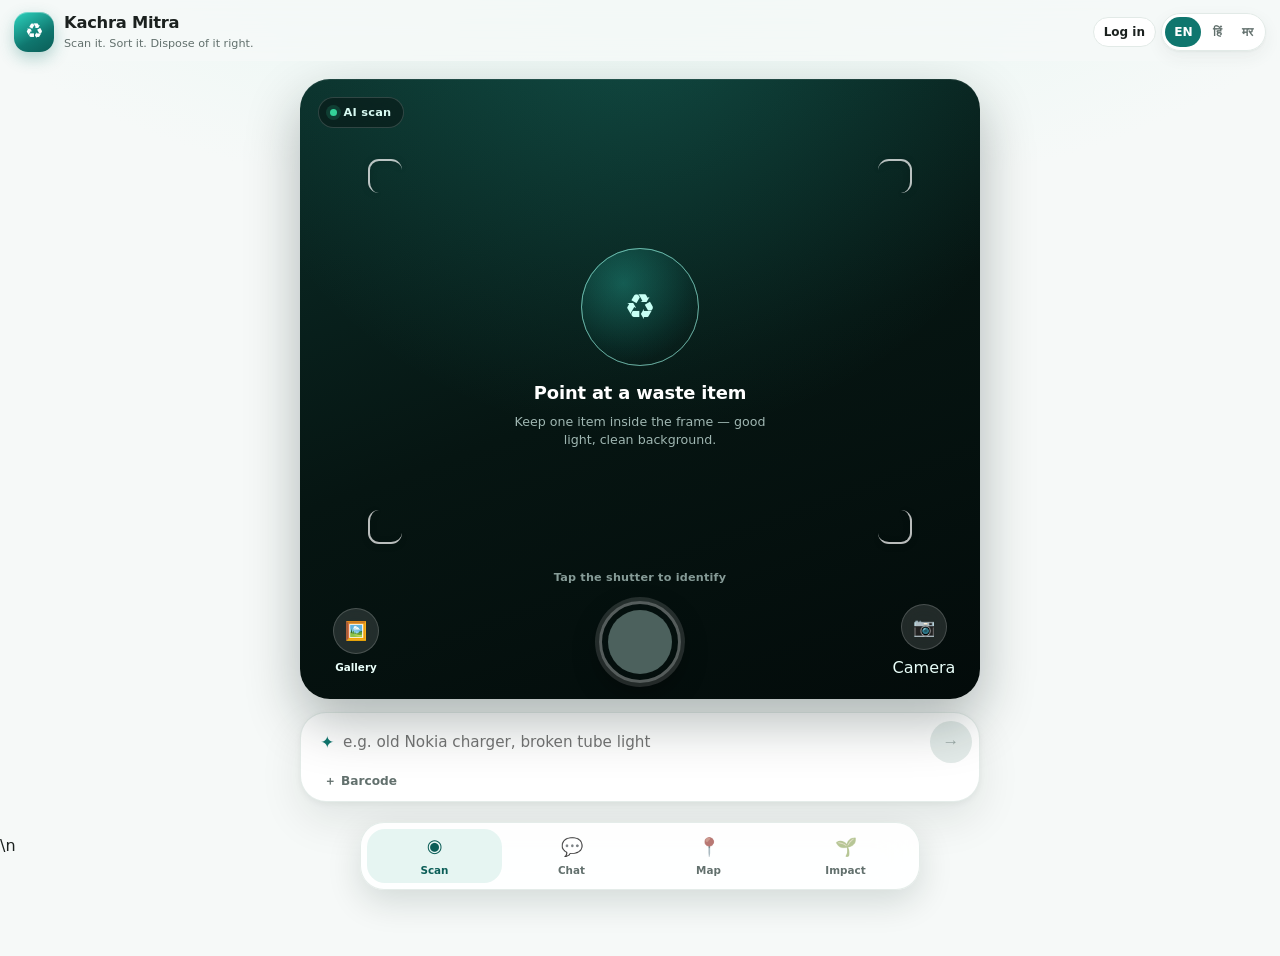
<file: frontend/index.html>
<!doctype html>
<html lang="en">
<head>
  <meta charset="utf-8">
  <meta name="viewport" content="width=device-width, initial-scale=1, viewport-fit=cover">
  <meta name="theme-color" content="#f6f9f8">
  <meta name="description" content="Kachra Mitra — scan a waste item like a lens, get disposal steps, chat about the rules, and find a drop-off point.">
  <title>Kachra Mitra — Smart Waste Assistant</title>
  <link rel="stylesheet" href="styles.css?v=20261123">
</head>
<body>
  <header class="topbar">
    <div class="brand">
      <span class="logo" aria-hidden="true">♻</span>
      <div class="brand-text">
        <strong data-i18n="app.name">Kachra Mitra</strong>
        <small data-i18n="app.tagline">Scan it. Sort it. Dispose of it right.</small>
      </div>
    </div>
    <div class="top-actions">
      <a id="admin-jump" class="btn tiny ghost hidden" href="admin.html" data-i18n="auth.admin">Admin</a>
      <button id="account-btn" class="btn tiny ghost account-btn" type="button" data-i18n="auth.login">Log in</button>
      <div class="langs" role="group" aria-label="Language">
        <button class="lang" data-lang="en" aria-pressed="true">EN</button>
        <button class="lang" data-lang="hi" aria-pressed="false">हिं</button>
        <button class="lang" data-lang="mr" aria-pressed="false">मर</button>
      </div>
    </div>
  </header>

  <main>
    <!-- ============================================================ SCAN -->
    <section id="tab-scan" class="tab active" aria-labelledby="nav-scan">
      <h1 class="sr-only" data-i18n="scan.title">What are you throwing away?</h1>

      <div class="lens-stage" id="lens-stage">
        <div class="lens-empty" id="lens-empty">
          <div class="lens-orb" aria-hidden="true"><span>♻</span></div>
          <p class="lens-empty-title" data-i18n="scan.point">Point at a waste item</p>
          <p class="lens-empty-sub" data-i18n="scan.center">Keep one item inside the frame — good light, clean background.</p>
        </div>

       <div id="preview-wrap" class="preview-wrap hidden">
    <img id="preview" alt="Selected waste item">
</div>

<!-- Laptop and desktop webcam -->
<div id="webcam-wrap" class="webcam-wrap hidden">
    <video id="webcam-preview" autoplay playsinline muted></video>

    <div class="webcam-actions">
        <button id="webcam-cancel" type="button" class="webcam-action">
            Cancel
        </button>

        <button id="webcam-capture" type="button"
                class="webcam-action webcam-capture">
            Capture Photo
        </button>
    </div>
</div>

        <div class="lens-brackets" aria-hidden="true"><i></i><i></i><i></i><i></i></div>
        <div class="lens-scanline" aria-hidden="true"></div>

        <div class="lens-badge"><span class="dot" aria-hidden="true"></span><span data-i18n="scan.ai">AI scan</span></div>

        <button id="clear-photo" class="lens-clear hidden" aria-label="Remove photo" title="Remove">✕</button>

        <div class="lens-status" aria-hidden="true">
          <span class="lens-dots"><i></i><i></i><i></i></span>
          <span data-i18n="scan.scanning">Scanning…</span>
        </div>

        <p class="lens-hint" data-i18n="scan.tap">Tap the shutter to identify</p>

        <div class="lens-controls">
          <label class="lens-side" for="upload" title="Upload from gallery">
            <span class="lens-side-icon" aria-hidden="true">🖼️</span>
            <span data-i18n="scan.gallery">Gallery</span>
          </label>
          <input id="upload" type="file" accept="image/*" hidden>

          <button id="classify-btn" class="shutter" disabled aria-label="Scan item">
            <span class="shutter-ring" aria-hidden="true"></span>
            <span class="shutter-core" aria-hidden="true"></span>
            <span id="classify-label" class="sr-only" data-i18n="scan.analyse">Scan item</span>
          </button>

         <button id="open-camera" type="button"
        class="lens-side camera-trigger"
        title="Open webcam">
    <span class="lens-side-icon" aria-hidden="true">📷</span>
    <span data-i18n="scan.cameraShort">Camera</span>
</button>

<input id="camera" type="file"
       accept="image/*"
       capture="environment"
       hidden>
        </div>
      </div>

      <div class="scan-side">
        <div class="scan-bar">
          <div class="scan-input">
            <span class="scan-spark" aria-hidden="true">✦</span>
            <label for="text-hint" class="sr-only" data-i18n="scan.hintLabel">Description</label>
            <input id="text-hint" type="text" maxlength="120" data-i18n-placeholder="scan.hintPlaceholder"
                   placeholder="Describe the item (optional)">
            <button type="button" id="scan-go" class="scan-go" aria-label="Scan item" disabled>
              <span aria-hidden="true">→</span>
            </button>
          </div>
          <button type="button" id="extra-toggle" class="scan-more" aria-expanded="false" aria-controls="scan-extra">
            <span aria-hidden="true">＋</span> <span data-i18n="scan.more">Barcode</span>
          </button>
          <div id="scan-extra" class="scan-extra hidden">
            <label for="barcode" data-i18n="scan.barcodePlaceholder">Barcode (optional)</label>
            <input id="barcode" type="text" inputmode="numeric" maxlength="14"
                   data-i18n-placeholder="scan.barcodePlaceholder" placeholder="Barcode (optional)">
          </div>
        </div>

        <p id="scan-error" class="error hidden" role="alert"></p>

        <div id="result" class="result sheet hidden" aria-live="polite"></div>
      </div>
    </section>

    <!-- ============================================================ CHAT -->
    <section id="tab-chat" class="tab" aria-labelledby="nav-chat">
      <div class="chat-card">
        <div class="chat-head">
          <div>
            <h1 data-i18n="chat.title">Ask Kachra Mitra</h1>
            <p class="muted small" data-i18n="chat.subtitle">Rules, bins, composting, e-waste, batteries — in your language.</p>
          </div>
          <button id="chat-new" class="btn tiny ghost" data-i18n="chat.new">New chat</button>
        </div>

        <div id="messages" class="messages" aria-live="polite"></div>

        <div id="chips" class="chips">
          <button class="chip">💡 <span data-i18n="chat.chip1">Broken tube light</span></button>
          <button class="chip">🌱 <span data-i18n="chat.chip2">Composting in a flat</span></button>
          <button class="chip">🍟 <span data-i18n="chat.chip3">Chips packet</span></button>
          <button class="chip">🔋 <span data-i18n="chat.chip4">Swollen battery</span></button>
        </div>

        <form id="chat-form" class="chat-form">
          <label class="icon-btn" for="chat-photo" title="Attach a photo" aria-label="Attach a photo">📎</label>
          <input id="chat-photo" type="file" accept="image/*" hidden>
          <label for="chat-input" class="sr-only" data-i18n="chat.placeholder">Message</label>
          <textarea id="chat-input" rows="1" maxlength="2000" data-i18n-placeholder="chat.placeholder"
                    placeholder="Ask about an item or a rule…"></textarea>
          <button type="submit" class="btn primary send-btn" aria-label="Send" data-i18n="chat.send">Send</button>
        </form>
        <p class="muted tiny chat-note" data-i18n="chat.disclaimer">General guidance, not legal advice. Verify local rules with your municipal corporation.</p>
      </div>
    </section>

    <!-- ============================================================ MAP -->
    <section id="tab-map" class="tab" aria-labelledby="nav-map">
      <div class="card">
        <h1 data-i18n="map.title">Where to drop it off</h1>
        <p class="muted" data-i18n="map.subtitle">A live Google Map of places near you. Directions open in Google Maps.</p>
        <div class="map-controls">
          <label for="map-category" class="sr-only" data-i18n="map.category">Category</label>
          <select id="map-category">
            <option value="ewaste">E-waste</option>
            <option value="recyclable" selected>Recyclable</option>
            <option value="organic">Organic</option>
            <option value="hazardous">Hazardous</option>
            <option value="biomedical">Biomedical</option>
            <option value="general">General</option>
          </select>
          <button id="locate-btn" class="btn primary" data-i18n="map.locate">Use my location</button>
        </div>
        <div class="map-actions">
          <button id="open-area" class="btn ghost small" type="button" data-i18n="map.openArea">Open this area in Google Maps</button>
        </div>
        <p id="map-note" class="note hidden"></p>
      </div>
      <div class="map">
        <iframe id="gmap" title="Google Maps"
                referrerpolicy="no-referrer-when-downgrade"
                src="https://maps.google.com/maps?q=19.076,72.8777&z=12&output=embed"></iframe>
      </div>
      <div id="facility-list" class="facility-list"></div>
    </section>

    <!-- ============================================================ HISTORY -->
    <section id="tab-history" class="tab" aria-labelledby="nav-history">
      <div class="card">
        <h1 data-i18n="history.title">Your impact</h1>
        <p class="muted" id="history-subtitle" data-i18n="history.subtitle">Scans are stored without images - only the item and category.</p>
        <div class="stats">
          <div class="stat"><span id="stat-scans">0</span><small data-i18n="history.scans">Scans</small></div>
          <div class="stat"><span id="stat-points">0</span><small data-i18n="history.points">Eco points</small></div>
          <div class="stat"><span id="stat-categories">0</span><small data-i18n="history.categories">Categories</small></div>
        </div>
        <div id="cat-breakdown" class="breakdown"></div>
        <button id="history-refresh" class="btn ghost small" data-i18n="history.refresh">Refresh</button>
        <p id="account-line" class="muted tiny"></p>
      </div>
      <div id="history-list" class="history-list"></div>
    </section>
  </main>

  <nav class="tabbar" aria-label="Main navigation">
    <button id="nav-scan" class="navbtn active" data-tab="scan" aria-current="page">
      <span aria-hidden="true">◉</span><span data-i18n="nav.scan">Scan</span>
    </button>
    <button id="nav-chat" class="navbtn" data-tab="chat">
      <span aria-hidden="true">💬</span><span data-i18n="nav.chat">Chat</span>
    </button>
    <button id="nav-map" class="navbtn" data-tab="map">
      <span aria-hidden="true">📍</span><span data-i18n="nav.map">Map</span>
    </button>
    <button id="nav-history" class="navbtn" data-tab="history">
      <span aria-hidden="true">🌱</span><span data-i18n="nav.history">Impact</span>
    </button>
  </nav>

  <div id="toast" class="toast hidden" role="status"></div>

  <div id="auth-dialog" class="auth-backdrop hidden" role="dialog" aria-modal="true" aria-labelledby="auth-title">
    <div class="card auth-card">
      <div class="auth-head">
        <h2 id="auth-title" data-i18n="auth.titleIn">Log in</h2>
        <button type="button" id="auth-close" class="btn tiny ghost" data-i18n="auth.close">Close</button>
      </div>
      <p id="auth-blurb" class="muted small" data-i18n="auth.blurb">Sign in to keep your scans. Admins open the dashboard from here.</p>
      <form id="auth-form" class="auth-form">
        <label id="auth-name-label" for="auth-name" data-i18n="auth.name">Name</label>
        <input id="auth-name" type="text" maxlength="80" autocomplete="name">
        <label for="auth-email" data-i18n="auth.email">Email</label>
        <input id="auth-email" type="email" autocomplete="username" required>
        <label for="auth-password" data-i18n="auth.password">Password</label>
        <input id="auth-password" type="password" autocomplete="current-password" minlength="8" required>
        <button type="submit" class="btn primary" id="auth-submit" data-i18n="auth.login">Log in</button>
      </form>
      <p id="auth-error" class="error hidden" role="alert"></p>
      <button type="button" id="auth-switch" class="btn ghost small" data-i18n="auth.need">New here? Create an account</button>
      <a id="auth-admin" class="admin-link hidden" href="admin.html" data-i18n="auth.openAdmin">Open admin dashboard</a>
    </div>
  </div>

  <script src="config.js?v=20261123"></script>
  <script src="app.js?v=20261123"></script>\n  <script type="module" src="neon-auth.js?v=20261126"></script>
</body>
</html>
</file>
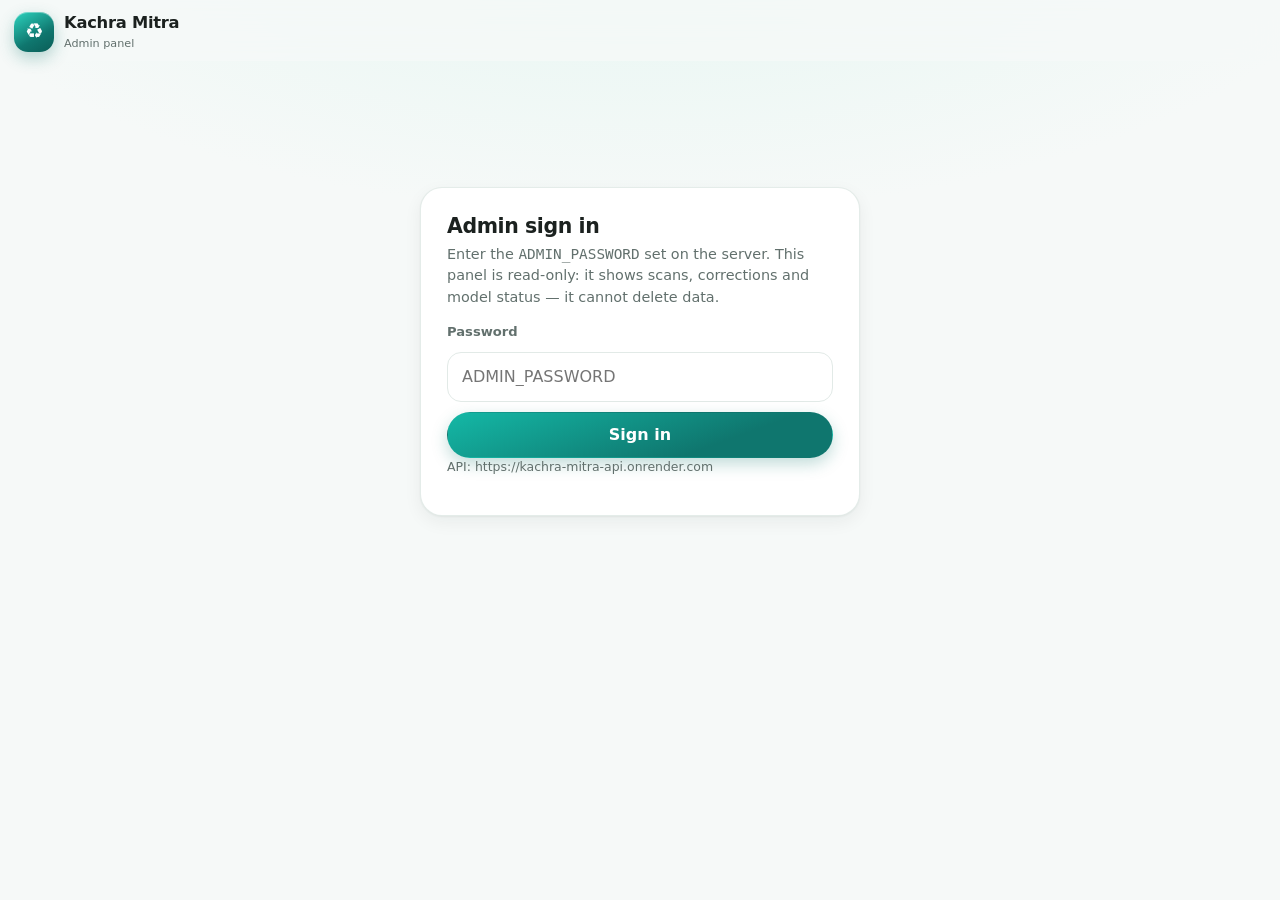
<file: frontend/admin.html>
<!doctype html>
<html lang="en">
<head>
  <meta charset="utf-8">
  <meta name="viewport" content="width=device-width, initial-scale=1">
  <meta name="robots" content="noindex, nofollow">
  <title>Admin — Kachra Mitra</title>
  <link rel="stylesheet" href="styles.css?v=20261123">
  <link rel="stylesheet" href="admin.css?v=20261123">
</head>
<body class="admin-body">
  <header class="topbar">
    <div class="brand">
      <span class="logo" aria-hidden="true">♻</span>
      <div class="brand-text">
        <strong>Kachra Mitra</strong>
        <small>Admin panel</small>
      </div>
    </div>
    <div class="admin-top-actions">
      <button id="btn-export" class="btn ghost small hidden">⬇ Export CSV</button>
      <button id="btn-refresh" class="btn ghost small hidden">↻ Refresh</button>
      <button id="btn-logout" class="btn ghost small hidden">Log out</button>
    </div>
  </header>

  <main class="admin-main">
    <!-- ============================================================ LOGIN -->
    <section id="login-view" class="admin-login">
      <div class="card admin-login-card">
        <h1>Admin sign in</h1>
        <p class="muted small">
          Enter the <code>ADMIN_PASSWORD</code> set on the server. This panel is read-only:
          it shows scans, corrections and model status — it cannot delete data.
        </p>
        <form id="login-form" class="admin-form">
          <label for="password">Password</label>
          <input id="password" type="password" autocomplete="current-password" required
                 placeholder="ADMIN_PASSWORD">
          <button type="submit" class="btn primary" id="login-btn">Sign in</button>
        </form>
        <p id="login-error" class="error hidden" role="alert"></p>
        <p id="login-hint" class="muted tiny"></p>
      </div>
    </section>

    <!-- ============================================================ DASHBOARD -->
    <section id="dash-view" class="hidden">
      <div class="kpis">
        <div class="kpi"><small>Total scans</small><strong id="kpi-total">–</strong><span id="kpi-trend" class="tiny muted"></span></div>
        <div class="kpi"><small>Today</small><strong id="kpi-today">–</strong><span id="kpi-yesterday" class="tiny muted"></span></div>
        <div class="kpi"><small>Uncertain</small><strong id="kpi-uncertain">–</strong><span class="tiny muted" id="kpi-uncertain-rate"></span></div>
        <div class="kpi"><small>Corrections</small><strong id="kpi-corrections">–</strong><span class="tiny muted" id="kpi-feedback"></span></div>
        <div class="kpi"><small>Avg confidence</small><strong id="kpi-confidence">–</strong><span class="tiny muted">across all scans</span></div>
        <div class="kpi"><small>Devices</small><strong id="kpi-devices">–</strong><span class="tiny muted" id="kpi-images"></span></div>
      </div>

      <div class="admin-grid">
        <div class="card">
          <h2>Scans per day</h2>
          <p class="muted small">Last 14 days (UTC)</p>
          <div id="trend" class="trend" role="img" aria-label="Daily scan counts"></div>
          <div id="trend-labels" class="trend-labels"></div>
        </div>
        <div class="card">
          <h2>Category mix</h2>
          <p class="muted small">Where the scans land</p>
          <div id="cat-mix" class="cat-mix"></div>
        </div>
      </div>

      <div class="card">
        <h2>Most-scanned items</h2>
        <div class="table-wrap">
          <table class="admin-table">
            <thead>
              <tr><th>Item</th><th>Category</th><th class="num">Scans</th><th class="num">Avg conf.</th><th class="num">Uncertain</th></tr>
            </thead>
            <tbody id="top-items"></tbody>
          </table>
        </div>
      </div>

      <nav class="admin-tabs" role="tablist">
        <button class="admin-tab active" data-view="scans" role="tab" aria-selected="true">Scans</button>
        <button class="admin-tab" data-view="feedback" role="tab" aria-selected="false">Feedback</button>
        <button class="admin-tab" data-view="users" role="tab" aria-selected="false">Users</button>
        <button class="admin-tab" data-view="model" role="tab" aria-selected="false">Model &amp; status</button>
      </nav>

      <!-- scans -->
      <section id="view-scans" class="admin-view">
        <div class="card">
          <div class="admin-toolbar">
            <label class="sr-only" for="filter-category">Category</label>
            <select id="filter-category">
              <option value="">All categories</option>
              <option value="ewaste">E-waste</option>
              <option value="recyclable">Recyclable</option>
              <option value="general">General</option>
              <option value="organic">Organic</option>
              <option value="hazardous">Hazardous</option>
              <option value="biomedical">Biomedical</option>
            </select>
            <label class="sr-only" for="filter-q">Search</label>
            <input id="filter-q" type="search" placeholder="Search item or device id…">
            <span id="scans-count" class="muted small"></span>
          </div>
          <div class="table-wrap">
            <table class="admin-table">
              <thead>
                <tr><th>When</th><th>Item</th><th>Category</th><th class="num">Conf.</th><th>Device</th><th class="num">User</th><th>Photo</th><th class="num">Actions</th></tr>
              </thead>
              <tbody id="scans-body"></tbody>
            </table>
          </div>
          <div class="admin-pager">
            <button id="scans-prev" class="btn tiny ghost">← Newer</button>
            <span id="scans-page" class="muted small"></span>
            <button id="scans-next" class="btn tiny ghost">Older →</button>
          </div>
        </div>
      </section>

      <!-- feedback -->
      <section id="view-feedback" class="admin-view hidden">
        <div class="card">
          <h2>Corrections from users</h2>
          <p class="muted small">
            Every 👎 in the app lands here as predicted → corrected. This is the list to
            read before changing prompts or adding a taxonomy item.
          </p>
          <div class="table-wrap">
            <table class="admin-table">
              <thead>
                <tr><th>When</th><th>Predicted</th><th>Corrected to</th><th>Comment</th><th>Scan</th></tr>
              </thead>
              <tbody id="feedback-body"></tbody>
            </table>
          </div>
          <div class="admin-pager">
            <button id="fb-prev" class="btn tiny ghost">← Newer</button>
            <span id="fb-page" class="muted small"></span>
            <button id="fb-next" class="btn tiny ghost">Older →</button>
          </div>
        </div>
      </section>

      <!-- users -->
      <section id="view-users" class="admin-view hidden">
        <div class="card">
          <div class="admin-toolbar">
            <label class="sr-only" for="filter-user-q">Search</label>
            <input id="filter-user-q" type="search" placeholder="Search email or name…">
            <span id="users-count" class="muted small"></span>
          </div>
          <div class="table-wrap">
            <table class="admin-table">
              <thead>
                <tr>
                  <th>Email</th><th>Name</th><th class="num">Scans</th><th class="num">Eco points</th>
                  <th class="num">Joined</th><th>Active</th><th>Admin</th><th>Actions</th>
                </tr>
              </thead>
              <tbody id="users-body"></tbody>
            </table>
          </div>
          <div class="admin-pager">
            <button id="users-prev" class="btn tiny ghost">← Newer</button>
            <span id="users-page" class="muted small"></span>
            <button id="users-next" class="btn tiny ghost">Older →</button>
          </div>
        </div>
      </section>

      <!-- model -->
      <section id="view-model" class="admin-view hidden">
        <div class="card">
          <h2>What the server is running</h2>
          <p class="muted small">
            If scans look wrong, check this first: a missing CLIP head or a disabled vision
            provider explains most “it guesses badly” reports.
          </p>
          <div id="model-cards" class="model-cards"></div>
        </div>
        <div class="card">
          <h2>Quick checks</h2>
          <ul class="admin-checks">
            <li><strong>confidence_threshold</strong> — below this the app shows “not sure” and asks a follow-up.</li>
            <li><strong>clip.enabled=false</strong> — batteries, chargers, bulbs and syringes will be guessed badly.</li>
            <li><strong>vision.enabled=false</strong> — unknown objects fall back to <code>mixed_trash</code>. Add <code>GEMINI_API_KEY</code> to name anything.</li>
            <li><strong>image_storage=false</strong> — the Photo column stays empty by design (privacy). Enable Cloudinary to review images.</li>
          </ul>
        </div>
      </section>
    </section>
  </main>

  <script src="config.js?v=20261123"></script>
  <script src="admin.js?v=20261123"></script>
</body>
</html>
</file>
<file: frontend/styles.css>
/* ==========================================================================
   Kachra Mitra — Lens-style UI
   Plain CSS, no build step. Sections: tokens, base, chrome, lens, sheet,
   chat, map, impact, nav, desktop, motion.
   ========================================================================== */

:root {
  --teal: #0f766e;
  --teal-bright: #14b8a6;
  --teal-dark: #0b5d57;
  --teal-soft: #e6f5f2;
  --ink: #1b211f;
  --muted: #62706d;
  --line: #e2eae7;
  --bg: #f6f9f8;
  --card: #ffffff;
  --danger: #b42318;
  --danger-soft: #fef3f2;
  --warn: #b54708;
  --warn-soft: #fffaeb;
  --ok: #067647;
  --blue: #175cd3;
  --radius: 22px;
  --shadow: 0 2px 6px rgba(12, 30, 27, .05), 0 18px 44px rgba(12, 30, 27, .09);
  --shadow-sm: 0 1px 2px rgba(12, 30, 27, .05), 0 6px 18px rgba(12, 30, 27, .06);
  --tab-h: 64px;
}

* { box-sizing: border-box; }
html { -webkit-text-size-adjust: 100%; scroll-behavior: smooth; }

body {
  margin: 0;
  font-family: "Google Sans", "Product Sans", system-ui, -apple-system, "Segoe UI", Roboto,
               "Noto Sans", "Noto Sans Devanagari", sans-serif;
  color: var(--ink);
  background:
    radial-gradient(1200px 520px at 50% -12%, #e4f6f1 0%, rgba(228, 246, 241, 0) 62%),
    var(--bg);
  background-attachment: fixed;
  line-height: 1.5;
  padding-bottom: calc(var(--tab-h) + 34px + env(safe-area-inset-bottom));
  -webkit-font-smoothing: antialiased;
}

h1 { font-size: 1.4rem; line-height: 1.22; margin: 0 0 .3rem; letter-spacing: -.02em; }
h2 { font-size: 1.1rem; margin: 0 0 .5rem; }
p { margin: 0 0 .75rem; }
small { font-size: .8rem; }

.muted { color: var(--muted); }
.small { font-size: .9rem; }
.tiny { font-size: .78rem; }
.hidden { display: none !important; }
.sr-only {
  position: absolute; width: 1px; height: 1px; padding: 0; margin: -1px;
  overflow: hidden; clip: rect(0, 0, 0, 0); white-space: nowrap; border: 0;
}

/* ------------------------------------------------------------------ chrome */
.topbar {
  position: sticky; top: 0; z-index: 30;
  display: flex; align-items: center; justify-content: space-between; gap: .5rem;
  padding: .7rem max(.9rem, env(safe-area-inset-left)) .55rem max(.9rem, env(safe-area-inset-right));
  background: rgba(246, 249, 248, .82);
  backdrop-filter: blur(18px) saturate(1.2);
}
.brand { display: flex; align-items: center; gap: .6rem; min-width: 0; }
.logo {
  display: grid; place-items: center;
  width: 40px; height: 40px; flex: 0 0 auto;
  border-radius: 14px; color: #fff; font-size: 1.3rem;
  background: linear-gradient(150deg, #2dd4bf 0%, #0f766e 62%, #0b5d57 100%);
  box-shadow: 0 6px 16px rgba(15, 118, 110, .3), inset 0 1px 0 rgba(255, 255, 255, .35);
}
.brand-text { min-width: 0; }
.brand strong { display: block; font-size: 1.02rem; font-weight: 700; letter-spacing: -.015em; }
.brand small {
  display: block; color: var(--muted); font-size: .7rem;
  white-space: nowrap; overflow: hidden; text-overflow: ellipsis; max-width: 54vw;
}
.top-actions { display: flex; align-items: center; gap: .35rem; flex: 0 0 auto; }
.account-btn { max-width: 8.5rem; overflow: hidden; text-overflow: ellipsis; }
.langs {
  display: flex; gap: .15rem; padding: .2rem; flex: 0 0 auto;
  background: rgba(255, 255, 255, .9); border: 1px solid var(--line);
  border-radius: 999px; box-shadow: var(--shadow-sm);
}
.lang {
  border: 0; background: transparent; color: var(--muted);
  font: inherit; font-size: .76rem; font-weight: 700;
  padding: .35rem .55rem; border-radius: 999px; cursor: pointer;
  transition: background .15s ease, color .15s ease;
}
.lang[aria-pressed="true"] { background: var(--teal); color: #fff; }

/* ------------------------------------------------------------------ layout */
main { max-width: 780px; margin: 0 auto; padding: .35rem .85rem 1rem; }
.tab { display: none; }
.tab.active { display: block; animation: fade .22s ease-out; }
@keyframes fade { from { opacity: 0; transform: translateY(4px); } to { opacity: 1; transform: none; } }

.card {
  background: var(--card); border: 1px solid rgba(226, 234, 231, .9);
  border-radius: var(--radius); padding: 1rem; margin-bottom: .9rem;
  box-shadow: var(--shadow-sm);
}
.card h1 { font-size: 1.28rem; }

/* ------------------------------------------------------------------ buttons */
.btn {
  display: inline-flex; align-items: center; justify-content: center; gap: .45rem;
  border: 1px solid transparent; border-radius: 999px;
  font: inherit; font-weight: 650; cursor: pointer; white-space: nowrap;
  padding: .62rem .95rem; color: var(--ink); background: #fff;
  transition: transform .08s ease, background .15s ease, border-color .15s ease, box-shadow .15s ease;
  text-align: center;
}
.btn:active { transform: scale(.97); }
.btn:disabled { opacity: .5; cursor: not-allowed; }
.btn.primary {
  background: linear-gradient(160deg, var(--teal-bright), var(--teal) 70%);
  color: #fff; box-shadow: 0 6px 16px rgba(15, 118, 110, .26);
}
.btn.primary:hover:not(:disabled) { filter: brightness(1.04); }
.btn.ghost { background: #fff; border-color: var(--line); color: var(--ink); }
.btn.ghost:hover { border-color: var(--teal); color: var(--teal-dark); background: #fbfefd; }
.btn.big { padding: .85rem 1rem; font-size: 1rem; flex: 1 1 0; }
.btn.full { width: 100%; margin-top: .7rem; }
.btn.small { padding: .45rem .75rem; font-size: .85rem; }
.btn.tiny { padding: .3rem .6rem; font-size: .75rem; }

.icon-btn {
  display: grid; place-items: center; width: 42px; height: 42px; flex: 0 0 auto;
  border: 1px solid var(--line); border-radius: 999px;
  background: #fff; cursor: pointer; font-size: 1.05rem; color: var(--ink);
  transition: border-color .15s ease, color .15s ease;
}
.icon-btn:hover { border-color: var(--teal); color: var(--teal); }

/* ------------------------------------------------------------------ inputs */
input[type="text"], input[type="number"], select, textarea {
  width: 100%; font: inherit; color: var(--ink);
  background: #fff; border: 1px solid var(--line); border-radius: 14px;
  padding: .6rem .75rem;
}
input:focus-visible, select:focus-visible, textarea:focus-visible, .btn:focus-visible,
.lang:focus-visible, .icon-btn:focus-visible, .navbtn:focus-visible, .chip:focus-visible,
.shutter:focus-visible, .scan-go:focus-visible, .scan-more:focus-visible,
.sheet-handle:focus-visible, .lens-clear:focus-visible {
  outline: 3px solid rgba(20, 184, 166, .34); outline-offset: 2px;
}

.error {
  color: var(--danger); background: var(--danger-soft);
  border: 1px solid #fecdca; border-radius: 14px; padding: .6rem .75rem; margin: .7rem 0 0;
  font-size: .86rem;
}
.note {
  color: var(--warn); background: var(--warn-soft);
  border: 1px solid #fedf89; border-radius: 12px; padding: .5rem .7rem;
  font-size: .8rem; margin: .7rem 0 0;
}

/* ------------------------------------------------------------------ lens */
.lens-stage {
  position: relative; width: 100%; overflow: hidden;
  aspect-ratio: 3 / 4; max-height: 58vh; min-height: 360px;
  border-radius: 30px;
  background:
    radial-gradient(circle at 50% -12%, rgba(45, 212, 191, .2) 0%, rgba(45, 212, 191, 0) 56%),
    linear-gradient(160deg, #0b2e29 0%, #061512 50%, #030b0a 100%);
  box-shadow: 0 22px 54px rgba(6, 26, 23, .3), inset 0 1px 0 rgba(255, 255, 255, .08);
  isolation: isolate;
}
.lens-stage.has-image { background: #050d0c; }

.lens-empty {
  position: absolute; inset: 0; z-index: 1;
  display: flex; flex-direction: column; align-items: center; justify-content: center;
  gap: .35rem; text-align: center; color: #fff;
  padding: 2rem 2rem 7rem;
}
.lens-orb {
  position: relative; display: grid; place-items: center;
  width: 118px; height: 118px; margin-bottom: .55rem; border-radius: 50%;
  font-size: 2.2rem; color: #c8fff4;
  background: radial-gradient(circle at 36% 30%, rgba(45, 212, 191, .3), rgba(15, 118, 110, .1) 58%, transparent 72%);
}
.lens-orb::before, .lens-orb::after {
  content: ""; position: absolute; inset: 0; border-radius: 50%;
  border: 1px solid rgba(153, 246, 228, .4);
  animation: ripple 3.4s ease-out infinite;
}
.lens-orb::after { animation-delay: 1.7s; }
@keyframes ripple {
  0% { transform: scale(.62); opacity: .85; }
  100% { transform: scale(1.65); opacity: 0; }
}
.lens-empty-title { margin: 0; font-size: 1.12rem; font-weight: 700; letter-spacing: -.01em; }
.lens-empty-sub {
  margin: 0; max-width: 260px; font-size: .79rem; line-height: 1.45;
  color: rgba(219, 245, 240, .72);
}

.preview-wrap { position: absolute; inset: 0; z-index: 1; }
.preview-wrap img { display: block; width: 100%; height: 100%; object-fit: contain; }

.lens-brackets { position: absolute; inset: 0; z-index: 2; pointer-events: none; }
.lens-brackets i {
  position: absolute; width: 34px; height: 34px;
  border: 2px solid rgba(255, 255, 255, .72); border-radius: 11px;
  filter: drop-shadow(0 1px 3px rgba(0, 0, 0, .3));
}
.lens-brackets i:nth-child(1) { top: 13%; left: 10%; border-right: 0; border-bottom: 0; }
.lens-brackets i:nth-child(2) { top: 13%; right: 10%; border-left: 0; border-bottom: 0; }
.lens-brackets i:nth-child(3) { bottom: 25%; left: 10%; border-right: 0; border-top: 0; }
.lens-brackets i:nth-child(4) { bottom: 25%; right: 10%; border-left: 0; border-top: 0; }
.lens-stage.has-image .lens-brackets i { border-color: rgba(255, 255, 255, .88); }

.lens-scanline {
  position: absolute; left: 7%; right: 7%; top: 12%; height: 3px; z-index: 3;
  border-radius: 999px; opacity: 0; pointer-events: none;
  background: linear-gradient(90deg, transparent, #5eead4 18%, #34d399 50%, #5eead4 82%, transparent);
  box-shadow: 0 0 18px rgba(52, 211, 153, .85), 0 0 44px rgba(45, 212, 191, .5);
}
.lens-stage.scanning .lens-scanline { opacity: 1; animation: sweep 1.7s cubic-bezier(.45, 0, .25, 1) infinite; }
@keyframes sweep {
  0% { top: 12%; }
  50% { top: 82%; }
  100% { top: 12%; }
}
.lens-stage.scanning::after {
  content: ""; position: absolute; inset: 0; z-index: 2; pointer-events: none;
  background: linear-gradient(180deg, rgba(20, 184, 166, .04), rgba(15, 118, 110, .2));
  animation: tint 1.7s ease-in-out infinite;
}
@keyframes tint { 0%, 100% { opacity: .35; } 50% { opacity: .85; } }

.lens-badge {
  position: absolute; top: 18px; left: 18px; z-index: 4;
  display: inline-flex; align-items: center; gap: .4rem;
  padding: .38rem .7rem; border-radius: 999px;
  color: #d9fbf3; font-size: .71rem; font-weight: 650; letter-spacing: .02em;
  background: rgba(8, 20, 18, .52); border: 1px solid rgba(255, 255, 255, .16);
  backdrop-filter: blur(10px);
}
.lens-badge .dot {
  width: 7px; height: 7px; border-radius: 50%; background: #34d399;
  box-shadow: 0 0 0 4px rgba(52, 211, 153, .16);
  animation: blink 2.2s ease-in-out infinite;
}
@keyframes blink { 0%, 100% { opacity: 1; } 50% { opacity: .45; } }

.lens-clear {
  position: absolute; top: 15px; right: 15px; z-index: 5;
  display: grid; place-items: center; width: 38px; height: 38px;
  border-radius: 50%; border: 1px solid rgba(255, 255, 255, .22);
  background: rgba(8, 20, 18, .55); color: #fff; font-size: .92rem;
  backdrop-filter: blur(10px); cursor: pointer;
  transition: background .15s ease;
}
.lens-clear:hover { background: rgba(180, 35, 24, .78); }

.lens-status {
  position: absolute; top: 50%; left: 50%; z-index: 5;
  transform: translate(-50%, -50%);
  display: flex; align-items: center; gap: .55rem;
  padding: .5rem .9rem; border-radius: 999px;
  background: rgba(4, 14, 13, .74); border: 1px solid rgba(94, 234, 212, .38);
  color: #d1fae5; font-size: .8rem; font-weight: 650;
  opacity: 0; pointer-events: none; backdrop-filter: blur(10px);
  transition: opacity .2s ease;
}
.lens-stage.scanning .lens-status { opacity: 1; }
.lens-dots { display: inline-flex; gap: 3px; }
.lens-dots i {
  width: 5px; height: 5px; border-radius: 50%; background: #5eead4;
  animation: dot 1.1s ease-in-out infinite;
}
.lens-dots i:nth-child(2) { animation-delay: .15s; }
.lens-dots i:nth-child(3) { animation-delay: .3s; }
@keyframes dot { 0%, 100% { opacity: .25; transform: translateY(0); } 50% { opacity: 1; transform: translateY(-2px); } }

.lens-controls {
  position: absolute; left: 0; right: 0; bottom: 16px; z-index: 4;
  display: flex; align-items: center; justify-content: space-between;
  padding: 0 24px;
}
.lens-side {
  display: flex; flex-direction: column; align-items: center; gap: .35rem;
  width: 64px; color: #eafffa; font-size: .65rem; font-weight: 650;
  cursor: pointer; user-select: none;
}
.lens-side-icon {
  display: grid; place-items: center; width: 46px; height: 46px;
  border-radius: 50%; font-size: 1.12rem;
  background: rgba(255, 255, 255, .12); border: 1px solid rgba(255, 255, 255, .18);
  backdrop-filter: blur(10px);
  transition: background .15s ease, transform .12s ease;
}
.lens-side:hover .lens-side-icon { background: rgba(255, 255, 255, .2); transform: translateY(-1px); }

.shutter {
  position: relative; display: grid; place-items: center;
  width: 82px; height: 82px; border: 0; border-radius: 50%;
  background: transparent; cursor: pointer;
}
.shutter-ring {
  position: absolute; inset: 0; border-radius: 50%;
  border: 3px solid rgba(255, 255, 255, .92);
  box-shadow: 0 0 0 4px rgba(255, 255, 255, .13), 0 10px 26px rgba(0, 0, 0, .38);
  transition: transform .15s ease;
}
.shutter-core {
  width: 64px; height: 64px; border-radius: 50%;
  background: linear-gradient(160deg, #2dd4bf, #0f766e);
  box-shadow: inset 0 2px 6px rgba(255, 255, 255, .4), 0 2px 8px rgba(0, 0, 0, .25);
  transition: transform .15s ease, background .2s ease;
}
.shutter:not(:disabled) .shutter-ring { animation: shutterPulse 2.8s ease-out infinite; }
@keyframes shutterPulse {
  0% { box-shadow: 0 0 0 4px rgba(255, 255, 255, .13), 0 0 0 4px rgba(45, 212, 191, .3); }
  70% { box-shadow: 0 0 0 4px rgba(255, 255, 255, .13), 0 0 0 18px rgba(45, 212, 191, 0); }
  100% { box-shadow: 0 0 0 4px rgba(255, 255, 255, .13), 0 0 0 18px rgba(45, 212, 191, 0); }
}
.shutter:active:not(:disabled) .shutter-core { transform: scale(.9); }
.shutter:disabled { cursor: not-allowed; }
.shutter:disabled .shutter-core { background: #4c615d; box-shadow: none; }
.shutter:disabled .shutter-ring { border-color: rgba(255, 255, 255, .32); animation: none; }

/* search-style description bar */
.scan-bar {
  margin-top: .85rem; padding: .45rem .45rem .2rem;
  background: #fff; border: 1px solid rgba(226, 234, 231, .9);
  border-radius: 26px; box-shadow: var(--shadow);
}
.scan-input { display: flex; align-items: center; gap: .55rem; padding-left: .75rem; }
.scan-spark { color: var(--teal); font-size: 1.05rem; line-height: 1; }
.scan-input input {
  flex: 1 1 auto; min-width: 0; border: 0; background: transparent;
  padding: .62rem 0; font-size: .95rem; border-radius: 0;
}
.scan-input input:focus-visible { outline: none; }
.scan-input:focus-within input { outline: none; }
.scan-go {
  display: grid; place-items: center; width: 42px; height: 42px; flex: 0 0 auto;
  border: 0; border-radius: 50%; color: #fff; font-size: 1.05rem; cursor: pointer;
  background: linear-gradient(160deg, #2dd4bf, #0f766e);
  box-shadow: 0 6px 16px rgba(15, 118, 110, .3);
  transition: transform .1s ease, filter .15s ease;
}
.scan-go:hover:not(:disabled) { filter: brightness(1.05); }
.scan-go:active:not(:disabled) { transform: scale(.94); }
.scan-go:disabled { background: #e3ebe9; color: #9aa8a5; box-shadow: none; cursor: not-allowed; }

.scan-more {
  display: inline-flex; align-items: center; gap: .3rem;
  margin: .2rem 0 .1rem .45rem; padding: .35rem .55rem;
  border: 0; border-radius: 999px; background: transparent;
  color: var(--muted); font: inherit; font-size: .76rem; font-weight: 600;
  cursor: pointer; transition: background .15s ease, color .15s ease;
}
.scan-more:hover { background: #f1f7f5; color: var(--teal-dark); }
.scan-extra { display: grid; gap: .3rem; padding: .35rem .5rem .45rem; }
.scan-extra label { padding-left: .35rem; color: var(--muted); font-size: .7rem; font-weight: 600; }
.scan-extra input {
  border-radius: 16px; background: #fbfdfc; font-size: .88rem; padding: .58rem .75rem;
}
.lens-hint {
  position: absolute; left: 0; right: 0; bottom: 112px; z-index: 3;
  margin: 0; text-align: center; pointer-events: none;
  color: rgba(228, 255, 250, .58); font-size: .7rem; font-weight: 550; letter-spacing: .02em;
}
.lens-stage.has-image .lens-hint,
.lens-stage.scanning .lens-hint { display: none; }

/* ------------------------------------------------------------------ result sheet */
.sheet {
  position: relative; z-index: 4;
  margin-top: .85rem; padding: .2rem 1.05rem 1.05rem;
  background: #fff; border: 1px solid rgba(226, 234, 231, .9);
  border-radius: 28px;
  box-shadow: 0 -10px 38px rgba(9, 32, 28, .1), 0 2px 8px rgba(9, 32, 28, .05);
  scroll-margin-top: 72px;
  animation: sheetUp .42s cubic-bezier(.2, .85, .25, 1);
}
@keyframes sheetUp {
  from { opacity: 0; transform: translateY(28px); }
  to { opacity: 1; transform: none; }
}
.sheet-handle {
  display: block; width: 100%; padding: .6rem 0 .35rem;
  border: 0; background: transparent; cursor: pointer;
}
.sheet-handle span {
  display: block; width: 42px; height: 5px; margin: 0 auto;
  border-radius: 999px; background: #d9e3e0;
  transition: width .2s ease, background .2s ease;
}
.sheet-handle:hover span { width: 54px; background: #b9c9c5; }

.sheet-top { display: flex; align-items: center; justify-content: space-between; gap: .6rem; }
.sheet-kicker {
  font-size: .67rem; font-weight: 750; letter-spacing: .13em;
  text-transform: uppercase; color: var(--muted);
}
.badge {
  display: inline-flex; align-items: center; gap: .3rem;
  padding: .28rem .62rem; border-radius: 999px;
  font-size: .7rem; font-weight: 750; text-transform: uppercase; letter-spacing: .05em;
  background: var(--teal-soft); color: var(--teal-dark); white-space: nowrap;
}
.badge.ewaste { background: #eef4ff; color: #175cd3; }
.badge.recyclable { background: #ecfdf3; color: var(--ok); }
.badge.organic { background: #f0fdf4; color: #15803d; }
.badge.hazardous { background: #fef3f2; color: var(--danger); }
.badge.biomedical { background: #fdf2fa; color: #a11070; }
.badge.general { background: #f2f4f7; color: #475467; }

.sheet-hero { display: flex; align-items: center; gap: .8rem; margin: .5rem 0 .95rem; }
.result-icon {
  display: grid; place-items: center; flex: 0 0 auto;
  width: 56px; height: 56px; border-radius: 18px; font-size: 1.55rem;
  background: var(--teal-soft);
}
.result-icon.ewaste { background: #eef4ff; }
.result-icon.recyclable { background: #ecfdf3; }
.result-icon.organic { background: #f0fdf4; }
.result-icon.hazardous { background: #fef3f2; }
.result-icon.biomedical { background: #fdf2fa; }
.result-icon.general { background: #f2f4f7; }
.result-head { flex: 1 1 auto; min-width: 0; }
.result-item {
  margin: 0; font-size: 1.42rem; font-weight: 750;
  letter-spacing: -.025em; line-height: 1.16;
  overflow-wrap: anywhere;
}
.result-cat { margin: .12rem 0 0; color: var(--muted); font-size: .84rem; }

.conf-ring {
  --pct: 0;
  position: relative; display: grid; place-items: center; flex: 0 0 auto;
  width: 58px; height: 58px; border-radius: 50%;
  background: conic-gradient(var(--teal) calc(var(--pct) * 1%), #e9f0ee 0);
}
.conf-ring::before {
  content: ""; position: absolute; inset: 5px; border-radius: 50%; background: #fff;
}
.conf-ring span { position: relative; font-size: .92rem; font-weight: 750; letter-spacing: -.02em; }
.conf-ring span small { font-size: .58rem; font-weight: 700; color: var(--muted); }
.conf-ring.low { background: conic-gradient(var(--warn) calc(var(--pct) * 1%), #f3ece6 0); }

.sheet-body { display: block; }
.sheet.collapsed .sheet-body { display: none; }
.sheet.collapsed .sheet-hero { margin-bottom: .3rem; }
.sheet.collapsed .sheet-handle span { width: 54px; background: var(--teal); }

.followup {
  margin: .7rem 0; padding: .65rem .8rem; border-radius: 14px;
  background: var(--warn-soft); border: 1px solid #fedf89; font-size: .86rem;
}
.sheet-body .muted.small { margin: .3rem 0 .6rem; }

.warnings { display: grid; gap: .45rem; margin: .75rem 0; }
.warning {
  display: flex; gap: .55rem; align-items: flex-start;
  padding: .65rem .75rem; border-radius: 14px; border: 1px solid;
  font-size: .86rem; line-height: 1.4;
}
.warning.danger { background: var(--danger-soft); border-color: #fecdca; color: #7a271a; }
.warning.caution { background: var(--warn-soft); border-color: #fedf89; color: #7a2e0e; }
.warning.info { background: #eff8ff; border-color: #b2ddff; color: #194185; }
.warning .wi { font-size: 1.02rem; line-height: 1.25; }

.bin-card {
  display: flex; align-items: center; gap: .75rem;
  margin: .8rem 0 .95rem; padding: .8rem .9rem;
  border-radius: 16px; background: var(--teal-soft); color: var(--teal-dark);
}
.bin-card.ewaste { background: #eef4ff; color: #175cd3; }
.bin-card.hazardous { background: #fef3f2; color: #912018; }
.bin-card.biomedical { background: #fdf2fa; color: #a11070; }
.bin-card.organic { background: #f0fdf4; color: #15803d; }
.bin-card.general { background: #f2f4f7; color: #475467; }
.bin-card .bin-emoji { font-size: 1.35rem; line-height: 1; }
.bin-card small {
  display: block; margin-bottom: .1rem; font-size: .64rem; font-weight: 750;
  letter-spacing: .1em; text-transform: uppercase; opacity: .75;
}
.bin-card strong { display: block; font-size: .92rem; line-height: 1.35; }

.sheet-label {
  margin: .95rem 0 .35rem; font-size: .7rem; font-weight: 750;
  letter-spacing: .12em; text-transform: uppercase; color: var(--muted);
}
.sheet-label.avoid { color: #9a3b2f; }

.steps { display: grid; gap: .55rem; margin: .2rem 0 .4rem; padding: 0; list-style: none; counter-reset: step; }
.steps li {
  counter-increment: step; display: flex; gap: .65rem; align-items: flex-start;
  font-size: .89rem; line-height: 1.45;
}
.steps li::before {
  content: counter(step); display: grid; place-items: center; flex: 0 0 23px;
  width: 23px; height: 23px; margin-top: .05rem; border-radius: 50%;
  background: var(--teal-soft); color: var(--teal-dark);
  font-size: .7rem; font-weight: 800;
}
.donot { margin: .2rem 0 .4rem; padding-left: 1.15rem; color: #7a271a; font-size: .88rem; }
.donot li { margin: .3rem 0; }
.donot li::marker { color: #f04438; }

.rules { display: flex; flex-wrap: wrap; gap: .35rem; margin-top: .6rem; }
.rule-chip {
  font-size: .7rem; color: var(--muted); background: #f3f6f5;
  border: 1px solid #e8eeec; border-radius: 999px; padding: .2rem .55rem;
}

/* "It was actually X" — one-tap corrections shown when the scan is unsure. */.alt-row {
  display: flex; flex-wrap: wrap; align-items: center; gap: .4rem;
  margin: .55rem 0 .2rem;
}
.alt-chip {
  font: inherit; font-size: .8rem; cursor: pointer;
  color: var(--teal-dark); background: var(--teal-soft);
  border: 1px solid #cfe9e3; border-radius: 999px;
  padding: .3rem .7rem;
  transition: background .15s ease, transform .1s ease;
}
.alt-chip:hover { background: #d6efea; }
.alt-chip:active { transform: scale(.97); }

/* Discreet entry point to the admin panel from the Impact tab. */
.admin-link {
  font-size: .78rem; color: var(--muted); margin-left: .6rem;
  text-decoration: none; border-bottom: 1px dotted currentColor;
}
.admin-link:hover { color: var(--teal); }

.result-actions { display: flex; flex-wrap: wrap; gap: .45rem; margin-top: 1rem; }
.result-actions .btn { flex: 1 1 auto; }
.result-actions .btn[data-act="map"] { flex-basis: 100%; }

.feedback-row {
  display: flex; align-items: center; gap: .45rem; flex-wrap: wrap;
  margin-top: .9rem; padding-top: .8rem; border-top: 1px dashed var(--line);
}
.feedback-row > span { font-size: .8rem; color: var(--muted); }

/* ------------------------------------------------------------------ chat */
.chat-card {
  display: flex; flex-direction: column;
  height: calc(100dvh - 150px); min-height: 340px;
  padding: 1rem 1rem .9rem;
  background: #fff; border: 1px solid rgba(226, 234, 231, .9);
  border-radius: 26px; box-shadow: var(--shadow-sm);
}
.chat-head { display: flex; flex: 0 0 auto; align-items: flex-start; justify-content: space-between; gap: .6rem; }
.chat-head h1 { font-size: 1.3rem; }
.chat-head p { margin: 0 0 .3rem; }

.messages {
  flex: 1 1 auto; display: flex; flex-direction: column; gap: .6rem;
  padding: .5rem .15rem .8rem 0; min-height: 0; overflow-y: auto;
  overscroll-behavior: contain; scrollbar-width: thin;
}
.msg {
  max-width: 88%; padding: .62rem .82rem;
  border-radius: 18px; font-size: .9rem; line-height: 1.45;
  white-space: pre-wrap; word-wrap: break-word;
}
.msg.user {
  align-self: flex-end; color: #fff; border-bottom-right-radius: 6px;
  background: linear-gradient(160deg, #14b8a6, #0f766e);
  box-shadow: 0 4px 12px rgba(15, 118, 110, .22);
}
.msg.bot {
  align-self: flex-start; background: #f2f7f5; border: 1px solid #e5ece9;
  border-bottom-left-radius: 6px;
}
.msg.bot strong { color: var(--teal-dark); }
.msg.bot ul, .msg.bot ol { margin: .35rem 0; padding-left: 1.15rem; }
.msg.bot li { margin: .2rem 0; }
.msg .meta { display: block; margin-top: .45rem; font-size: .71rem; color: var(--muted); }
.msg .meta a { color: var(--teal-dark); }
.msg .msg-warn {
  display: block; margin-top: .5rem; padding: .5rem .6rem; border-radius: 10px;
  background: var(--danger-soft); border: 1px solid #fecdca; color: #7a271a; font-size: .78rem;
}
.msg.typing { color: var(--muted); font-style: italic; }
.msg .facility h3 { font-size: .9rem; margin: 0 0 .1rem; }
.msg .facility p { margin: 0; font-size: .76rem; color: var(--muted); }

.chips { display: flex; flex: 0 0 auto; gap: .4rem; overflow-x: auto; padding: .25rem 0 .7rem; scrollbar-width: none; }
.chips::-webkit-scrollbar { display: none; }
.chip {
  flex: 0 0 auto; border: 1px solid var(--line); background: #fff; color: var(--ink);
  border-radius: 999px; padding: .4rem .72rem; font: inherit; font-size: .78rem;
  cursor: pointer; transition: border-color .15s ease, background .15s ease, color .15s ease;
}
.chip:hover { border-color: var(--teal); color: var(--teal-dark); background: #f8fdfb; }

.chat-form {
  display: flex; align-items: flex-end; gap: .4rem;
  flex: 0 0 auto; padding: .45rem;
  background: #f5f8f7; border: 1px solid var(--line); border-radius: 24px;
}
.chat-form textarea {
  flex: 1 1 auto; min-width: 0; resize: none; min-height: 40px; max-height: 120px;
  padding: .58rem .55rem; border: 0; background: transparent; line-height: 1.35;
}
.chat-form textarea:focus-visible { outline: none; }
.chat-form .icon-btn { width: 38px; height: 38px; border: 0; background: #fff; }
.send-btn { height: 40px; padding: 0 .95rem; }
.chat-note { flex: 0 0 auto; margin: .55rem 0 0; text-align: center; }

.attach-preview {
  display: flex; align-items: center; gap: .5rem;
  padding: .4rem 0 .1rem; color: var(--muted); font-size: .76rem;
}
.attach-preview img { width: 44px; height: 44px; object-fit: cover; border-radius: 12px; }
.attach-preview .icon-btn { width: 28px; height: 28px; }

/* ------------------------------------------------------------------ map */
.map-controls { display: flex; gap: .5rem; margin-top: .85rem; }
.map-controls select { flex: 0 0 44%; border-radius: 999px; }
.map-controls .btn { flex: 1 1 auto; }
.map-actions { margin-top: .65rem; }
.map {
  height: 420px; margin: 0 0 .9rem; z-index: 1; overflow: hidden;
  border: 1px solid var(--line); border-radius: 26px;
  background: #dfe9e7; box-shadow: var(--shadow-sm);
}
.map iframe { width: 100%; height: 100%; border: 0; display: block; }
.facility-actions { display: flex; flex-wrap: wrap; gap: .4rem; margin-top: .45rem; }
.facility.active { border-color: var(--teal); box-shadow: 0 0 0 2px var(--teal-soft); }
.map-fallback { display: grid; gap: .5rem; }
.facility-list { display: grid; gap: .55rem; }
.facility {
  display: flex; align-items: flex-start; justify-content: space-between; gap: .6rem;
  padding: .75rem .85rem; background: #fff;
  border: 1px solid var(--line); border-radius: 18px; box-shadow: var(--shadow-sm);
}
.facility h3 { margin: 0 0 .12rem; font-size: .92rem; }
.facility p { margin: 0; color: var(--muted); font-size: .78rem; }
.facility .dist { flex: 0 0 auto; color: var(--teal-dark); font-size: .78rem; font-weight: 750; }
.facility a { color: var(--blue); font-size: .78rem; }

/* ------------------------------------------------------------------ impact */
.stats { display: grid; grid-template-columns: repeat(3, 1fr); gap: .5rem; margin: .8rem 0; }
.stat {
  padding: .75rem .5rem; text-align: center; border-radius: 16px;
  background: linear-gradient(165deg, #effbf7, #e3f4ef);
  border: 1px solid #d9eeea;
}
.stat span { display: block; color: var(--teal-dark); font-size: 1.55rem; font-weight: 800; line-height: 1.1; }
.stat small { color: var(--muted); font-size: .72rem; }
.breakdown { display: grid; gap: .35rem; margin: .65rem 0 .85rem; }
.bar { display: grid; grid-template-columns: 98px 1fr 28px; gap: .5rem; align-items: center; font-size: .76rem; }
.bar-track { height: 8px; overflow: hidden; border-radius: 999px; background: #e9f0ee; }
.bar-fill { height: 100%; border-radius: 999px; background: linear-gradient(90deg, #2dd4bf, #0f766e); }
.history-list { display: grid; gap: .5rem; }
.scan-row {
  display: flex; align-items: center; justify-content: space-between; gap: .65rem;
  padding: .65rem .85rem .65rem .65rem; background: #fff;
  border: 1px solid var(--line); border-radius: 18px; box-shadow: var(--shadow-sm);
}
.scan-thumb {
  flex: 0 0 auto; width: 44px; height: 44px; border-radius: 13px;
  object-fit: cover; background: var(--teal-soft); border: 1px solid var(--line);
}
.scan-thumb.placeholder {
  display: grid; place-items: center; font-size: 1.15rem; background: var(--teal-soft);
}
.scan-meta { flex: 1 1 auto; min-width: 0; }
.scan-meta strong, .scan-meta small { overflow: hidden; text-overflow: ellipsis; white-space: nowrap; }
.scan-row strong { font-size: .9rem; }
.scan-row small { display: block; color: var(--muted); font-size: .74rem; }
.points { color: var(--teal-dark); font-size: .8rem; font-weight: 750; flex: 0 0 auto; }

/* ------------------------------------------------------------------ tab bar */
.tabbar {
  position: fixed; left: 12px; right: 12px;
  bottom: calc(10px + env(safe-area-inset-bottom)); z-index: 40;
  display: grid; grid-template-columns: repeat(4, 1fr); gap: 2px; padding: 6px;
  background: rgba(255, 255, 255, .9);
  border: 1px solid rgba(226, 234, 231, .9); border-radius: 24px;
  box-shadow: 0 12px 34px rgba(9, 32, 28, .14);
  backdrop-filter: blur(20px) saturate(1.25);
}
.navbtn {
  display: flex; flex-direction: column; align-items: center; justify-content: center; gap: .12rem;
  height: 54px; border: 0; border-radius: 18px; background: transparent;
  color: var(--muted); font: inherit; font-size: .65rem; font-weight: 650;
  cursor: pointer; transition: background .15s ease, color .15s ease;
}
.navbtn span:first-child { font-size: 1.12rem; filter: grayscale(.55); opacity: .8; transition: transform .15s ease; }
.navbtn:hover { color: var(--teal-dark); }
.navbtn.active { color: var(--teal-dark); background: var(--teal-soft); }
.navbtn.active span:first-child { filter: none; opacity: 1; transform: translateY(-1px); }

/* ------------------------------------------------------------------ account */
.auth-backdrop {
  position: fixed; inset: 0; z-index: 80;
  display: grid; place-items: center; padding: 1rem;
  background: rgba(16, 32, 30, .48);
}
.auth-card { width: min(420px, 100%); margin: 0; }
.auth-head { display: flex; align-items: center; justify-content: space-between; gap: .6rem; }
.auth-head h2 { margin: 0; font-size: 1.2rem; }
.auth-form { display: grid; gap: .45rem; margin-top: .75rem; }
.auth-form label { font-size: .78rem; font-weight: 650; color: var(--muted); }
.auth-form input {
  width: 100%; padding: .68rem .85rem; border: 1px solid var(--line);
  border-radius: 14px; font: inherit; background: #fff;
}
.auth-form input:focus { outline: 2px solid var(--teal-bright); outline-offset: 1px; }
#auth-switch { width: 100%; margin-top: .55rem; }
#auth-admin { display: inline-block; margin-top: .7rem; }

/* ------------------------------------------------------------------ toast */
.toast {
  position: fixed; left: 50%; z-index: 60; max-width: 90vw;
  bottom: calc(var(--tab-h) + 30px + env(safe-area-inset-bottom));
  transform: translateX(-50%);
  padding: .62rem .95rem; border-radius: 14px;
  background: #102a27; color: #fff; font-size: .84rem;
  box-shadow: var(--shadow);
}

/* ------------------------------------------------------------------ desktop */
@media (min-width: 700px) {
  .lens-stage { aspect-ratio: 4 / 3; max-height: 62vh; }
  .tabbar { left: 50%; right: auto; width: min(560px, calc(100vw - 24px)); transform: translateX(-50%); }
}

@media (min-width: 980px) {
  main { max-width: 1120px; padding: 1.1rem 1.4rem 2rem; }
  #tab-scan.active { display: flex; flex-direction: column; max-width: 680px; margin: 0 auto; }
  #tab-scan.active:has(#result:not(.hidden)) {
    display: grid; grid-template-columns: minmax(0, 1fr) minmax(0, 1fr);
    gap: 1.4rem; align-items: start; max-width: none; margin: 0;
  }
  #tab-scan.active:has(#result:not(.hidden)) .lens-stage { position: sticky; top: 84px; }
  .lens-stage { aspect-ratio: 4 / 5; max-height: 620px; }
  .scan-side { min-width: 0; }
  .map { height: 460px; }
  .chat-card { height: calc(100dvh - 132px); }
  .tabbar { left: 50%; right: auto; width: min(560px, calc(100vw - 24px)); transform: translateX(-50%); }
  .toast { bottom: 104px; }
}

/* ========================================
   KACHRA MITRA - DESKTOP WEBCAM
======================================== */

.camera-trigger {
    border: none;
    padding: 0;
    background: transparent;
    font: inherit;
    cursor: pointer;
}

.webcam-wrap {
    position: absolute;
    inset: 0;
    z-index: 10;
    overflow: hidden;
    background: #020807;
    border-radius: inherit;
}

.webcam-wrap video {
    display: block;
    width: 100%;
    height: 100%;
    object-fit: cover;
}

.webcam-actions {
    position: absolute;
    bottom: 22px;
    left: 0;
    right: 0;
    display: flex;
    justify-content: center;
    align-items: center;
    gap: 14px;
    padding: 0 16px;
}

.webcam-action {
    border: 1px solid rgba(255,255,255,.4);
    border-radius: 999px;
    padding: 13px 20px;
    color: white;
    background: rgba(10,30,27,.85);
    font: inherit;
    font-weight: 700;
    cursor: pointer;
}

.webcam-action.webcam-capture {
    color: #073c35;
    background: #d8fff4;
    border-color: #d8fff4;
}

.lens-stage.camera-active .lens-empty,
.lens-stage.camera-active .lens-controls,
.lens-stage.camera-active .lens-brackets,
.lens-stage.camera-active .lens-scanline,
.lens-stage.camera-active .lens-badge,
.lens-stage.camera-active .lens-hint {
    display: none !important;
}

/* =========================================
   KACHRA MITRA - CHATGPT STYLE CHAT
========================================= */

#tab-chat {
    width: 100%;
    max-width: 1050px;
    margin: 0 auto;
}

.chat-card {
    height: calc(100dvh - 145px);
    min-height: 450px;
    display: flex;
    flex-direction: column;
    padding: 18px;
    background: #ffffff;
    border: 1px solid #e5e7eb;
    border-radius: 20px;
    box-shadow: 0 4px 20px rgba(0,0,0,.04);
}

.chat-head {
    padding: 8px 4px 16px;
    border-bottom: 1px solid #eeeeee;
    align-items: center;
}

.chat-head h1 {
    font-size: 20px;
    font-weight: 700;
}

.chat-head p {
    font-size: 13px;
}

.messages {
    flex: 1;
    display: flex;
    flex-direction: column;
    gap: 22px;
    padding: 24px 12px;
    overflow-y: auto;
    scroll-behavior: smooth;
    scrollbar-width: thin;
}

.msg {
    max-width: 78%;
    padding: 13px 17px;
    border-radius: 18px;
    font-size: 15px;
    line-height: 1.7;
    animation: chatAppear .2s ease;
}

.msg.user {
    align-self: flex-end;
    background: #e8f3ef;
    color: #172b26;
    border-radius: 18px 18px 4px 18px;
    box-shadow: none;
}

.msg.bot {
    align-self: flex-start;
    max-width: 90%;
    padding: 8px 4px;
    background: transparent;
    border: none;
    color: #202b27;
    border-radius: 0;
}

.msg.bot strong {
    color: #087c6d;
}

.msg.bot p {
    margin: 0 0 12px;
}

.msg.bot ul,
.msg.bot ol {
    padding-left: 24px;
    margin: 12px 0;
}

.msg.bot li {
    margin: 7px 0;
}

.msg .meta {
    display: block;
    margin-top: 12px;
    color: #7b8580;
    font-size: 12px;
}

.msg.typing {
    background: transparent;
    border: 0;
    padding: 12px 4px;
}

.msg.typing::after {
    content: " ● ● ●";
    color: #0d9488;
    animation: typingDots 1.2s infinite;
}

@keyframes chatAppear {
    from {
        opacity: 0;
        transform: translateY(6px);
    }
    to {
        opacity: 1;
        transform: translateY(0);
    }
}

@keyframes typingDots {
    0%, 100% { opacity: .35; }
    50% { opacity: 1; }
}

.chips {
    gap: 9px;
    padding: 10px 4px;
}

.chip {
    background: white;
    border: 1px solid #dfe7e3;
    border-radius: 20px;
    padding: 9px 14px;
    font-size: 13px;
}

.chip:hover {
    background: #effaf6;
    border-color: #0d9488;
}

.chat-form {
    position: relative;
    display: flex;
    align-items: flex-end;
    gap: 9px;
    padding: 10px;
    background: #ffffff;
    border: 1px solid #d7dfdb;
    border-radius: 25px;
    box-shadow: 0 3px 15px rgba(0,0,0,.06);
    transition: border-color .2s, box-shadow .2s;
}

.chat-form:focus-within {
    border-color: #0d9488;
    box-shadow: 0 0 0 3px rgba(13,148,136,.10);
}

.chat-form textarea {
    flex: 1;
    min-width: 0;
    max-height: 150px;
    min-height: 42px;
    padding: 11px 8px;
    border: 0;
    outline: none;
    resize: none;
    background: transparent;
    font-size: 15px;
    line-height: 1.5;
}

.chat-form .icon-btn {
    flex: 0 0 40px;
    width: 40px;
    height: 40px;
    border-radius: 50%;
    background: #f2f6f4;
}

.chat-form .send-btn {
    flex: 0 0 42px;
    width: 42px;
    height: 42px;
    padding: 0;
    border-radius: 50%;
    font-size: 0;
    background: #0d9488;
}

.chat-form .send-btn::after {
    content: "↑";
    color: white;
    font-size: 23px;
    font-weight: 700;
}

.chat-note {
    font-size: 11px;
    color: #929b96;
}

.attach-preview {
    padding: 10px;
    background: #f5f8f6;
    border-radius: 12px;
}

@media (max-width: 650px) {
    #tab-chat {
        padding: 0;
    }

    .chat-card {
        height: calc(100dvh - 115px);
        min-height: 400px;
        padding: 12px;
        border-radius: 14px;
    }

    .messages {
        padding: 16px 4px;
        gap: 16px;
    }

    .msg {
        max-width: 90%;
        font-size: 14px;
    }

    .msg.bot {
        max-width: 96%;
    }

    .chat-form {
        border-radius: 22px;
    }
}



@media (prefers-reduced-motion: reduce) {
  *, *::before, *::after { animation: none !important; transition: none !important; }
  html { scroll-behavior: auto; }
}
</file>
<file: frontend/admin.css>
/* ==========================================================================
   Admin panel — same tokens as the app, denser layout for tables.
   Loaded after styles.css, so these rules only add; nothing is overridden.
   ========================================================================== */

.admin-body { padding-bottom: 60px; }

.admin-main {
  max-width: 1180px;
  margin: 0 auto;
  padding: 18px 16px 40px;
}

.admin-top-actions { display: flex; gap: 8px; flex-wrap: wrap; }

/* ------------------------------------------------------------------ login */
.admin-login { display: grid; place-items: center; min-height: 62vh; }
.admin-login-card { width: min(440px, 100%); padding: 26px; }

.admin-form { display: grid; gap: 10px; margin-top: 14px; }
.admin-form label { font-size: .82rem; font-weight: 600; color: var(--muted); }
.admin-form input {
  padding: 12px 14px;
  border: 1px solid var(--line);
  border-radius: 14px;
  font: inherit;
  background: var(--card);
  color: var(--ink);
}
.admin-form input:focus { outline: 2px solid var(--teal-bright); outline-offset: 1px; }

/* ------------------------------------------------------------------ kpis */
.kpis {
  display: grid;
  grid-template-columns: repeat(auto-fit, minmax(120px, 1fr));
  gap: 12px;
  margin-bottom: 16px;
}
.kpi {
  background: var(--card);
  border: 1px solid var(--line);
  border-radius: 18px;
  padding: 14px 16px;
  box-shadow: var(--shadow-sm);
  display: grid;
  gap: 2px;
}
.kpi small { color: var(--muted); font-size: .74rem; text-transform: uppercase; letter-spacing: .06em; }
.kpi strong { font-size: 1.6rem; line-height: 1.15; letter-spacing: -.02em; }

/* ------------------------------------------------------------------ grids */
.admin-grid {
  display: grid;
  grid-template-columns: minmax(0, 1.5fr) minmax(0, 1fr);
  gap: 14px;
  margin-bottom: 14px;
}
@media (max-width: 820px) { .admin-grid { grid-template-columns: minmax(0, 1fr); } }

.card { margin-bottom: 14px; }
.card h2 { font-size: 1rem; }

/* ------------------------------------------------------------------ trend */
.trend {
  display: flex;
  align-items: flex-end;
  gap: 5px;
  height: 132px;
  padding-top: 8px;
}
.trend .bar {
  flex: 1;
  min-width: 6px;
  border-radius: 6px 6px 3px 3px;
  background: linear-gradient(180deg, var(--teal-bright), var(--teal));
  position: relative;
  transition: opacity .15s ease;
}
.trend .bar.zero { background: var(--line); }
.trend .bar:hover { opacity: .78; }
.trend-labels {
  display: flex;
  justify-content: space-between;
  color: var(--muted);
  font-size: .68rem;
  margin-top: 6px;
}

/* ------------------------------------------------------------------ mix */
.cat-mix { display: grid; gap: 9px; margin-top: 6px; }
.mix-row { display: grid; grid-template-columns: 92px 1fr 44px; align-items: center; gap: 10px; font-size: .82rem; }
.mix-track { height: 9px; border-radius: 99px; background: var(--line); overflow: hidden; }
.mix-fill { height: 100%; border-radius: 99px; background: var(--teal); }
.mix-fill.ewaste { background: #7a5af8; }
.mix-fill.recyclable { background: var(--blue); }
.mix-fill.organic { background: #12b76a; }
.mix-fill.hazardous { background: var(--warn); }
.mix-fill.biomedical { background: var(--danger); }
.mix-fill.general { background: var(--muted); }

/* ------------------------------------------------------------------ tables */
.table-wrap { overflow-x: auto; margin: 8px -4px; }
.admin-table { width: 100%; border-collapse: collapse; font-size: .84rem; min-width: 560px; }
.admin-table th {
  text-align: left;
  font-size: .7rem;
  text-transform: uppercase;
  letter-spacing: .06em;
  color: var(--muted);
  padding: 8px 10px;
  border-bottom: 1px solid var(--line);
  white-space: nowrap;
}
.admin-table td { padding: 9px 10px; border-bottom: 1px solid var(--line); vertical-align: top; }
.admin-table tr:last-child td { border-bottom: 0; }
.admin-table tbody tr:hover { background: #fafcfb; }
.admin-table .num { text-align: right; font-variant-numeric: tabular-nums; }
.admin-table .mono { font-family: ui-monospace, SFMono-Regular, Consolas, monospace; font-size: .78rem; }
.admin-table .empty { color: var(--muted); text-align: center; padding: 22px; }
.admin-table a { color: var(--blue); }

.pill {
  display: inline-block;
  padding: 1px 8px;
  border-radius: 99px;
  font-size: .7rem;
  font-weight: 600;
  background: var(--teal-soft);
  color: var(--teal-dark);
  white-space: nowrap;
}
.pill.ewaste { background: #efeaff; color: #5b3df5; }
.pill.recyclable { background: #eaf2ff; color: #12479b; }
.pill.organic { background: #e8f8ef; color: #067647; }
.pill.hazardous { background: var(--warn-soft); color: var(--warn); }
.pill.biomedical { background: var(--danger-soft); color: var(--danger); }
.pill.general { background: #f2f4f3; color: #475467; }
.pill.warn { background: var(--warn-soft); color: var(--warn); }
.pill.ok { background: #e8f8ef; color: var(--ok); }

/* ------------------------------------------------------------------ toolbar */
.admin-toolbar { display: flex; gap: 8px; align-items: center; flex-wrap: wrap; margin-bottom: 4px; }
.admin-toolbar select,
.admin-toolbar input {
  padding: 9px 12px;
  border: 1px solid var(--line);
  border-radius: 12px;
  font: inherit;
  font-size: .84rem;
  background: var(--card);
  color: var(--ink);
}
.admin-toolbar input { flex: 1 1 200px; min-width: 140px; }

.admin-pager { display: flex; align-items: center; justify-content: space-between; gap: 10px; margin-top: 10px; }

/* ------------------------------------------------------------------ tabs */
.admin-tabs { display: flex; gap: 6px; margin: 18px 0 12px; flex-wrap: wrap; }
.admin-tab {
  border: 1px solid var(--line);
  background: var(--card);
  color: var(--muted);
  padding: 8px 16px;
  border-radius: 99px;
  font: inherit;
  font-size: .84rem;
  font-weight: 600;
  cursor: pointer;
}
.admin-tab.active { background: var(--ink); border-color: var(--ink); color: #fff; }

/* ------------------------------------------------------------------ model */
.model-cards { display: grid; grid-template-columns: repeat(auto-fit, minmax(240px, 1fr)); gap: 10px; margin-top: 10px; }
.model-card { border: 1px solid var(--line); border-radius: 14px; padding: 12px 14px; background: #fcfdfd; }
.model-card h3 { margin: 0 0 6px; font-size: .8rem; text-transform: uppercase; letter-spacing: .06em; color: var(--muted); }
.model-card dl { margin: 0; display: grid; grid-template-columns: auto 1fr; gap: 2px 10px; font-size: .82rem; }
.model-card dt { color: var(--muted); }
.model-card dd { margin: 0; word-break: break-word; }

.admin-checks { margin: 8px 0 0; padding-left: 18px; font-size: .86rem; }
.admin-checks li { margin-bottom: 8px; }
.admin-checks code { background: #f2f5f4; padding: 1px 5px; border-radius: 5px; font-size: .8rem; }

/* ------------------------------------------------------------------ states */
.admin-loading { color: var(--muted); font-size: .85rem; padding: 18px 0; }

/* users / actions column */
.actions { width: 56px; text-align: center; }
.center { text-align: center; }
.admin-table .icon-btn {
  background: var(--card);
  border: 1px solid var(--line);
  color: var(--danger);
  width: 26px; height: 26px; border-radius: 8px; font-size: 1rem; line-height: 1;
  padding: 0; display: inline-flex; align-items: center; justify-content: center;
  cursor: pointer;
}
.admin-table .icon-btn:hover { background: var(--danger-soft); border-color: var(--danger); }
.admin-table .icon-btn:disabled { opacity: .45; cursor: not-allowed; }
</file>
